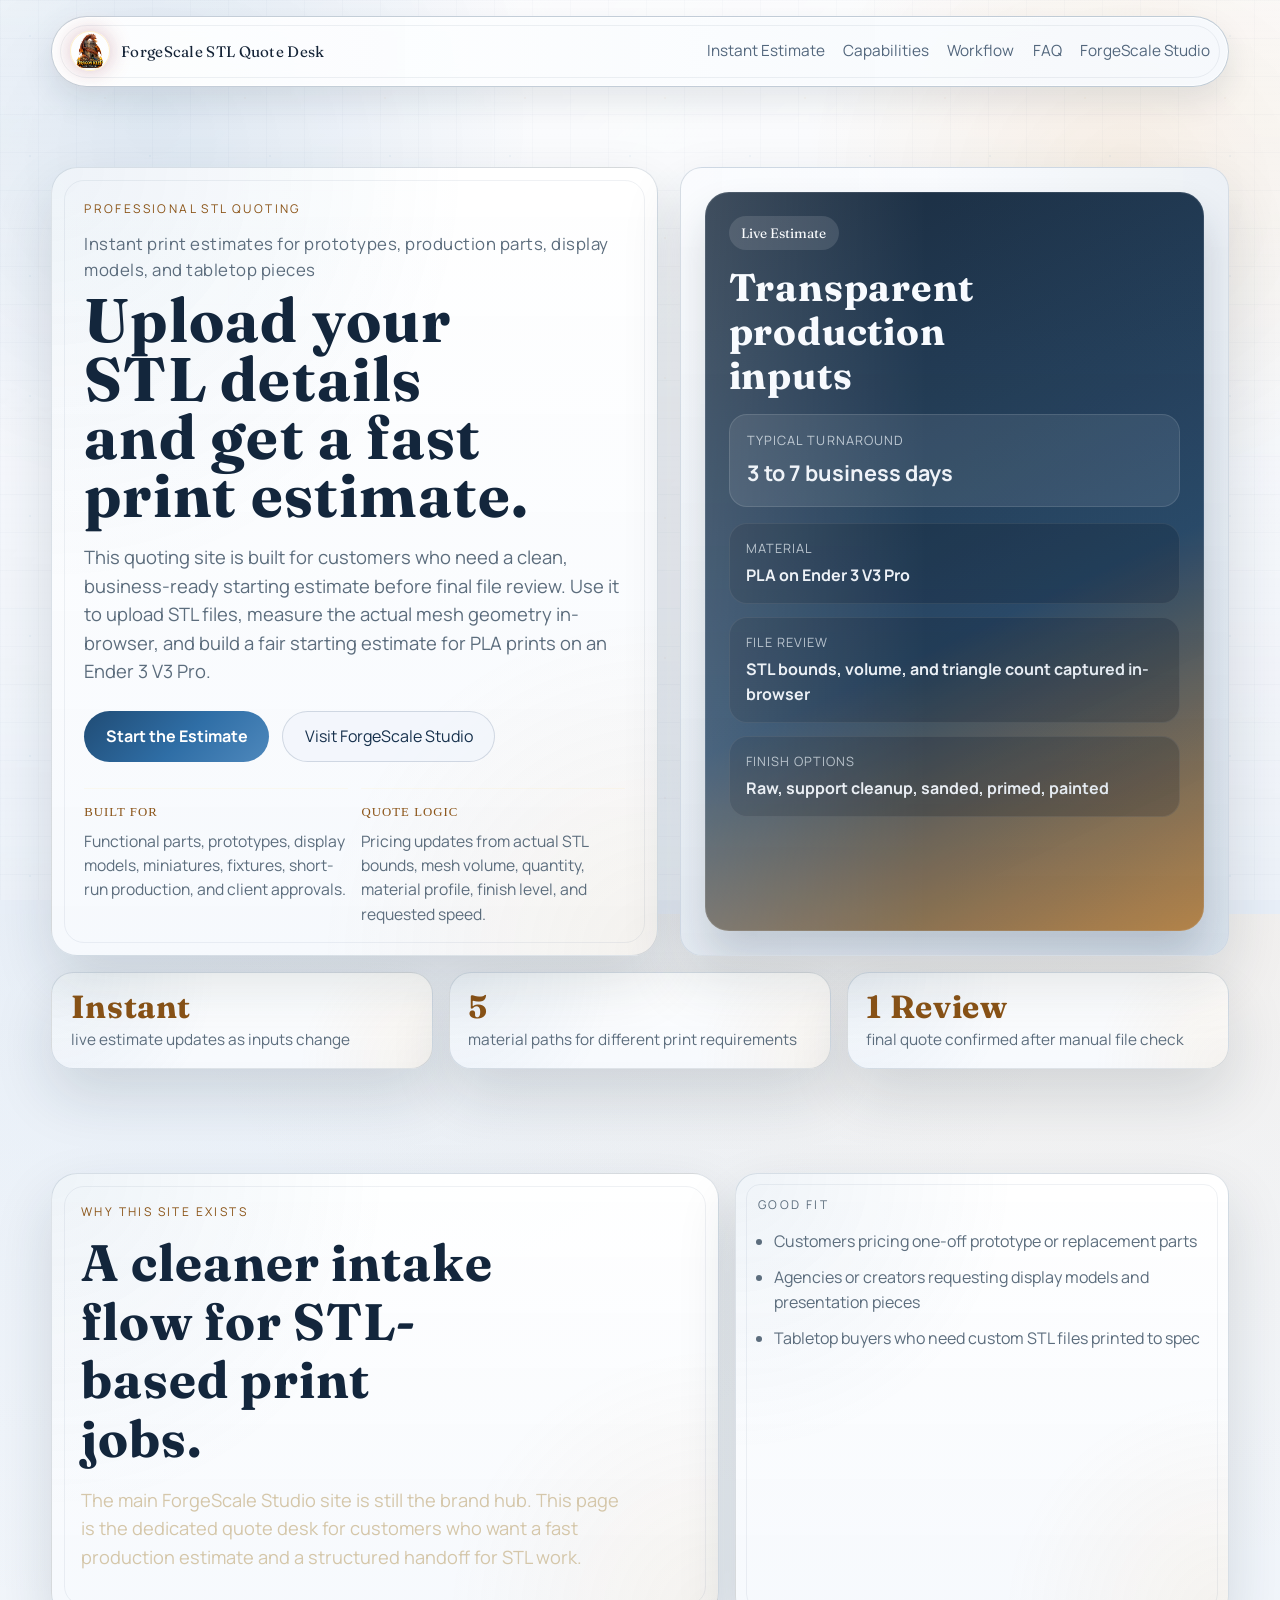
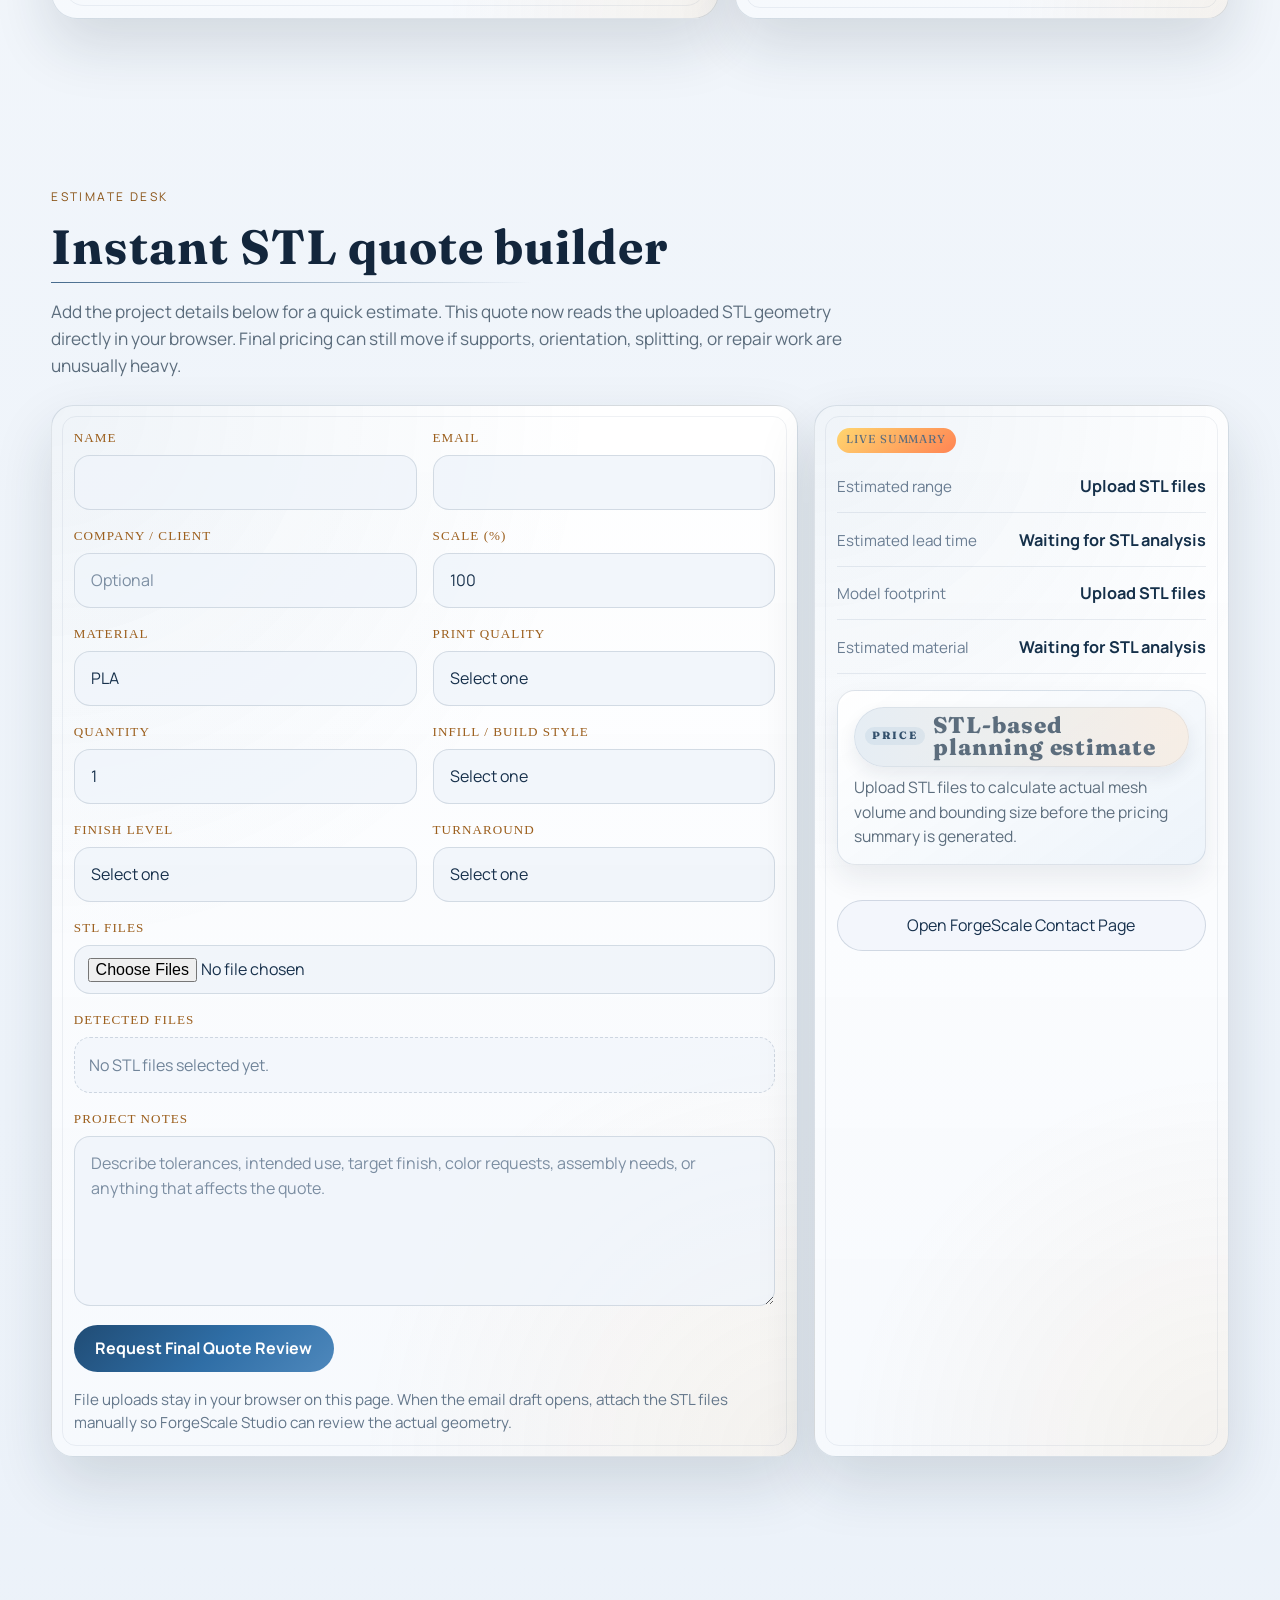
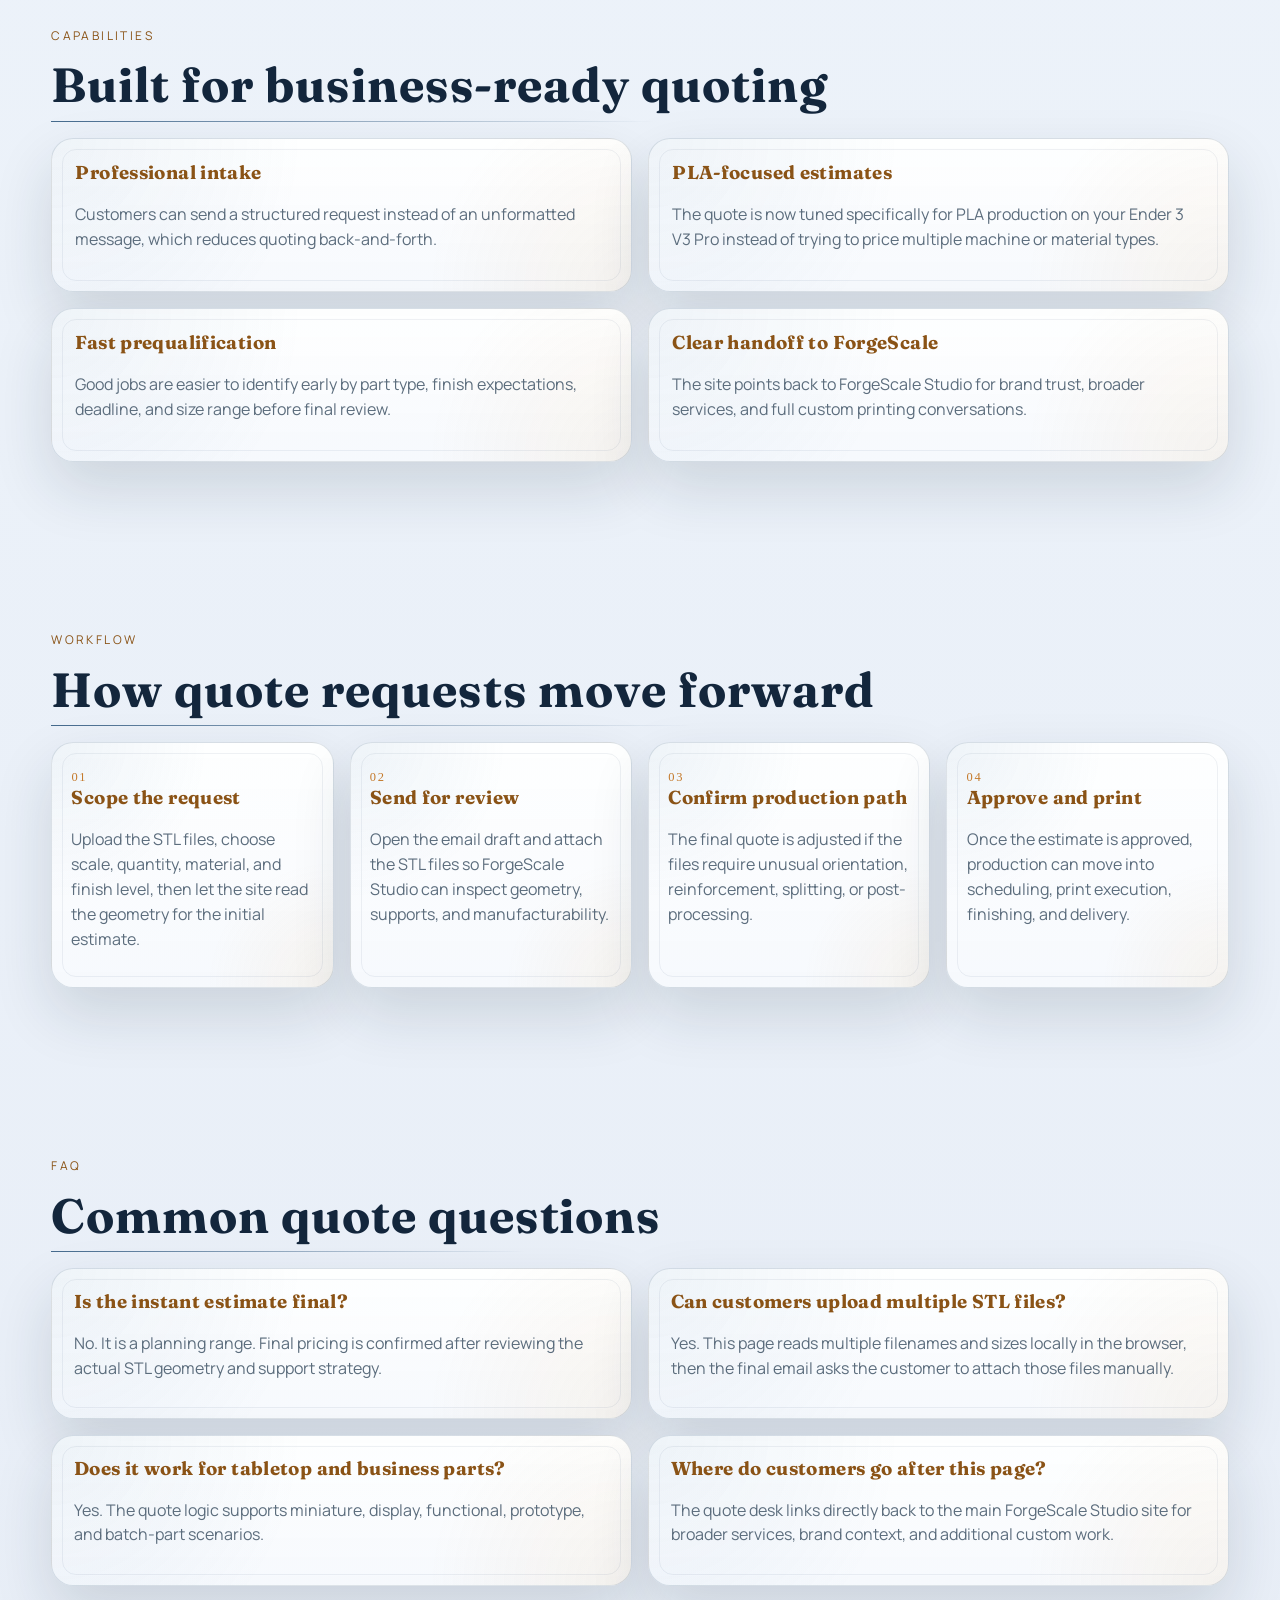
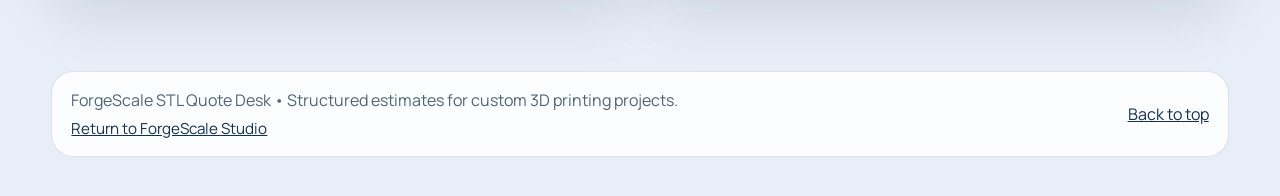
<file: stl-quote.html>
<!DOCTYPE html>
<html lang="en">
<head>
  <meta charset="UTF-8" />
  <meta name="viewport" content="width=device-width, initial-scale=1.0" />
  <title>ForgeScale STL Quote Desk | Instant 3D Print Estimates</title>
  <meta
    name="description"
    content="Professional STL print quoting for ForgeScale Studio with instant estimates, material options, production timelines, and final review requests."
  />
  <link rel="preconnect" href="https://fonts.googleapis.com" />
  <link rel="preconnect" href="https://fonts.gstatic.com" crossorigin />
  <link href="https://fonts.googleapis.com/css2?family=Fraunces:opsz,wght@9..144,600;9..144,700&family=Manrope:wght@400;500;600;700;800&display=swap" rel="stylesheet" />
  <link rel="stylesheet" href="styles.css" />
</head>
<body class="quote-page">
  <div class="bg-grid" aria-hidden="true"></div>
  <header class="site-header" id="top">
    <a class="brand" href="stl-quote.html">
      <img class="brand-logo" src="Logo.png" alt="ForgeScale Studio logo" />
      <span class="brand-text">ForgeScale STL Quote Desk</span>
    </a>
    <button class="menu-toggle" aria-expanded="false" aria-controls="main-nav">Menu</button>
    <nav id="main-nav" class="main-nav" aria-label="Primary">
      <a href="#estimate">Instant Estimate</a>
      <a href="#capabilities">Capabilities</a>
      <a href="#workflow">Workflow</a>
      <a href="#faq">FAQ</a>
      <a href="index.html">ForgeScale Studio</a>
    </nav>
  </header>

  <main>
    <section class="hero section reveal">
      <div class="hero-layout">
        <div class="hero-copy-block">
          <p class="eyebrow">Professional STL quoting</p>
          <p class="hero-kicker">Instant print estimates for prototypes, production parts, display models, and tabletop pieces</p>
          <h1>Upload your STL details and get a fast print estimate.</h1>
          <p class="hero-copy">
            This quoting site is built for customers who need a clean, business-ready starting estimate before final file review.
            Use it to upload STL files, measure the actual mesh geometry in-browser, and build a fair starting estimate for PLA prints on an Ender 3 V3 Pro.
          </p>
          <div class="hero-actions">
            <a class="btn btn-primary" href="#estimate">Start the Estimate</a>
            <a class="btn btn-ghost" href="index.html">Visit ForgeScale Studio</a>
          </div>
          <div class="hero-ledger">
            <div>
              <span>Built For</span>
              <p>Functional parts, prototypes, display models, miniatures, fixtures, short-run production, and client approvals.</p>
            </div>
            <div>
              <span>Quote Logic</span>
              <p>Pricing updates from actual STL bounds, mesh volume, quantity, material profile, finish level, and requested speed.</p>
            </div>
          </div>
        </div>
        <aside class="hero-photo quote-dashboard" aria-label="Quote dashboard preview">
          <div class="quote-dashboard-screen">
            <p class="quote-pill">Live Estimate</p>
            <h2>Transparent production inputs</h2>
            <div class="quote-estimate-card">
              <span>Typical turnaround</span>
              <strong>3 to 7 business days</strong>
            </div>
            <ul class="quote-dashboard-list">
              <li>
              <span>Material</span>
              <strong>PLA on Ender 3 V3 Pro</strong>
              </li>
              <li>
                <span>File review</span>
                <strong>STL bounds, volume, and triangle count captured in-browser</strong>
              </li>
              <li>
                <span>Finish options</span>
                <strong>Raw, support cleanup, sanded, primed, painted</strong>
              </li>
            </ul>
          </div>
        </aside>
      </div>
      <div class="hero-metrics" role="list" aria-label="Quote desk highlights">
        <article role="listitem">
          <h2>Instant</h2>
          <p>live estimate updates as inputs change</p>
        </article>
        <article role="listitem">
          <h2>5</h2>
          <p>material paths for different print requirements</p>
        </article>
        <article role="listitem">
          <h2>1 Review</h2>
          <p>final quote confirmed after manual file check</p>
        </article>
      </div>
    </section>

    <section class="featured-strip section reveal" aria-label="Service positioning">
      <article class="featured-card">
        <p class="eyebrow">Why this site exists</p>
        <h2>A cleaner intake flow for STL-based print jobs.</h2>
        <p>
          The main ForgeScale Studio site is still the brand hub. This page is the dedicated quote desk for customers who want a fast production estimate and a structured handoff for STL work.
        </p>
      </article>
      <article class="signal-card">
        <p class="eyebrow">Good fit</p>
        <ul class="contact-list">
          <li>Customers pricing one-off prototype or replacement parts</li>
          <li>Agencies or creators requesting display models and presentation pieces</li>
          <li>Tabletop buyers who need custom STL files printed to spec</li>
        </ul>
      </article>
    </section>

    <section id="estimate" class="section reveal">
      <div class="section-head">
        <p class="eyebrow">Estimate Desk</p>
        <h2>Instant STL quote builder</h2>
        <p class="section-intro">
          Add the project details below for a quick estimate. This quote now reads the uploaded STL geometry directly in your browser. Final pricing can still move if supports, orientation, splitting, or repair work are unusually heavy.
        </p>
      </div>
      <div class="quote-layout">
        <form class="commission-form" data-quote-form data-recipient="christoffersent@gmail.com">
          <div class="form-grid">
            <label class="form-field">
              <span>Name</span>
              <input type="text" name="name" data-label="Name" autocomplete="name" required />
            </label>
            <label class="form-field">
              <span>Email</span>
              <input type="email" name="email" data-label="Email" autocomplete="email" required />
            </label>
            <label class="form-field">
              <span>Company / Client</span>
              <input type="text" name="company" data-label="Company / Client" autocomplete="organization" placeholder="Optional" />
            </label>
            <label class="form-field">
              <span>Scale (%)</span>
              <input type="number" name="scalePercent" data-label="Scale (%)" min="25" max="400" value="100" required />
            </label>
            <label class="form-field">
              <span>Material</span>
              <select name="material" data-label="Material" required>
                <option value="pla" selected>PLA</option>
              </select>
            </label>
            <label class="form-field">
              <span>Print Quality</span>
              <select name="quality" data-label="Print Quality" required>
                <option value="">Select one</option>
                <option value="draft">Draft</option>
                <option value="standard">Standard</option>
                <option value="fine">Fine detail</option>
                <option value="presentation">Presentation finish</option>
              </select>
            </label>
            <label class="form-field">
              <span>Quantity</span>
              <input type="number" name="quantity" data-label="Quantity" min="1" max="250" value="1" required />
            </label>
            <label class="form-field">
              <span>Infill / Build Style</span>
              <select name="buildStyle" data-label="Infill / Build Style" required>
                <option value="">Select one</option>
                <option value="basic">Basic everyday print</option>
                <option value="balanced">Balanced strength</option>
                <option value="strong">Higher strength</option>
                <option value="solid">Nearly solid</option>
              </select>
            </label>
            <label class="form-field">
              <span>Finish Level</span>
              <select name="finish" data-label="Finish Level" required>
                <option value="">Select one</option>
                <option value="raw">Raw print only</option>
                <option value="cleanup">Support removal + cleanup</option>
                <option value="sanded">Sanded / surface prep</option>
                <option value="primed">Primed for paint</option>
                <option value="painted">Painted display finish</option>
              </select>
            </label>
            <label class="form-field">
              <span>Turnaround</span>
              <select name="turnaround" data-label="Turnaround" required>
                <option value="">Select one</option>
                <option value="standard">Standard schedule</option>
                <option value="priority">Priority queue</option>
                <option value="rush">Rush production</option>
              </select>
            </label>
            <label class="form-field full">
              <span>STL Files</span>
              <input type="file" name="files" id="quote-files" accept=".stl" multiple required />
            </label>
            <div class="form-field full">
              <span>Detected Files</span>
              <div class="file-chip-list" id="file-chip-list">
                <p class="empty-files">No STL files selected yet.</p>
              </div>
            </div>
            <label class="form-field full">
              <span>Project Notes</span>
              <textarea
                name="notes"
                data-label="Project Notes"
                placeholder="Describe tolerances, intended use, target finish, color requests, assembly needs, or anything that affects the quote."
                required
              ></textarea>
            </label>
          </div>
          <div class="form-actions">
            <button class="btn btn-primary" type="submit">Request Final Quote Review</button>
            <p class="form-status" aria-live="polite"></p>
          </div>
          <p class="quote-disclaimer">
            File uploads stay in your browser on this page. When the email draft opens, attach the STL files manually so ForgeScale Studio can review the actual geometry.
          </p>
        </form>

        <aside class="signal-card quote-summary-card">
          <p class="contact-tag">Live summary</p>
          <div class="quote-summary-stack">
            <div class="quote-summary-row">
              <span>Estimated range</span>
              <strong id="quote-price-range">$42 - $56</strong>
            </div>
            <div class="quote-summary-row">
              <span>Estimated lead time</span>
              <strong id="quote-lead-time">3 to 5 business days</strong>
            </div>
            <div class="quote-summary-row">
              <span>Model footprint</span>
              <strong id="quote-model-metrics">Upload STL files</strong>
            </div>
            <div class="quote-summary-row">
              <span>Estimated material</span>
              <strong id="quote-material-usage">Waiting for STL analysis</strong>
            </div>
          </div>
          <div class="product-pricing quote-summary-note">
            <p class="price-tag" id="quote-material-note">STL-based planning estimate</p>
            <p id="quote-breakdown">
              Upload STL files to calculate actual mesh volume and bounding size before the pricing summary is generated.
            </p>
          </div>
          <a class="btn btn-ghost" href="index.html#contact">Open ForgeScale Contact Page</a>
        </aside>
      </div>
    </section>

    <section id="capabilities" class="section reveal">
      <div class="section-head">
        <p class="eyebrow">Capabilities</p>
        <h2>Built for business-ready quoting</h2>
      </div>
      <div class="cards-grid capability-grid">
        <article class="service-card">
          <h3>Professional intake</h3>
          <p>Customers can send a structured request instead of an unformatted message, which reduces quoting back-and-forth.</p>
        </article>
        <article class="service-card">
          <h3>PLA-focused estimates</h3>
          <p>The quote is now tuned specifically for PLA production on your Ender 3 V3 Pro instead of trying to price multiple machine or material types.</p>
        </article>
        <article class="service-card">
          <h3>Fast prequalification</h3>
          <p>Good jobs are easier to identify early by part type, finish expectations, deadline, and size range before final review.</p>
        </article>
        <article class="service-card">
          <h3>Clear handoff to ForgeScale</h3>
          <p>The site points back to ForgeScale Studio for brand trust, broader services, and full custom printing conversations.</p>
        </article>
      </div>
    </section>

    <section id="workflow" class="section reveal">
      <div class="section-head">
        <p class="eyebrow">Workflow</p>
        <h2>How quote requests move forward</h2>
      </div>
      <div class="timeline">
        <article>
          <span>01</span>
          <h3>Scope the request</h3>
          <p>Upload the STL files, choose scale, quantity, material, and finish level, then let the site read the geometry for the initial estimate.</p>
        </article>
        <article>
          <span>02</span>
          <h3>Send for review</h3>
          <p>Open the email draft and attach the STL files so ForgeScale Studio can inspect geometry, supports, and manufacturability.</p>
        </article>
        <article>
          <span>03</span>
          <h3>Confirm production path</h3>
          <p>The final quote is adjusted if the files require unusual orientation, reinforcement, splitting, or post-processing.</p>
        </article>
        <article>
          <span>04</span>
          <h3>Approve and print</h3>
          <p>Once the estimate is approved, production can move into scheduling, print execution, finishing, and delivery.</p>
        </article>
      </div>
    </section>

    <section id="faq" class="section reveal">
      <div class="section-head">
        <p class="eyebrow">FAQ</p>
        <h2>Common quote questions</h2>
      </div>
      <div class="cards-grid faq-grid">
        <article class="faq-card">
          <h3>Is the instant estimate final?</h3>
          <p>No. It is a planning range. Final pricing is confirmed after reviewing the actual STL geometry and support strategy.</p>
        </article>
        <article class="faq-card">
          <h3>Can customers upload multiple STL files?</h3>
          <p>Yes. This page reads multiple filenames and sizes locally in the browser, then the final email asks the customer to attach those files manually.</p>
        </article>
        <article class="faq-card">
          <h3>Does it work for tabletop and business parts?</h3>
          <p>Yes. The quote logic supports miniature, display, functional, prototype, and batch-part scenarios.</p>
        </article>
        <article class="faq-card">
          <h3>Where do customers go after this page?</h3>
          <p>The quote desk links directly back to the main ForgeScale Studio site for broader services, brand context, and additional custom work.</p>
        </article>
      </div>
    </section>
  </main>

  <footer class="site-footer">
    <div>
      <p>ForgeScale STL Quote Desk • Structured estimates for custom 3D printing projects.</p>
      <p class="site-credit"><a href="index.html">Return to ForgeScale Studio</a></p>
    </div>
    <a href="#top">Back to top</a>
  </footer>

  <script src="script.js"></script>
</body>
</html>
</file>
<file: styles.css>
:root {
  --bg-night: #090713;
  --bg-char: #120f24;
  --ink: #f7f0df;
  --ink-muted: #d8c7a7;
  --gold: #ffb84d;
  --gold-soft: #ffe29b;
  --ember: #ff6a3d;
  --line: #6f4a7f;
  --panel: #17122d;
  --panel-soft: #22153b;
  --radius: 22px;
  --shadow: 0 26px 60px rgba(0, 0, 0, 0.55);
  --shadow-soft: 0 16px 32px rgba(0, 0, 0, 0.34);
}

* {
  box-sizing: border-box;
}

html,
body {
  margin: 0;
  padding: 0;
}

body {
  font-family: "Cormorant Garamond", serif;
  color: var(--ink);
  line-height: 1.55;
  background:
    radial-gradient(circle at 10% 8%, rgba(255, 106, 61, 0.28), transparent 34%),
    radial-gradient(circle at 84% 2%, rgba(63, 132, 255, 0.24), transparent 34%),
    radial-gradient(circle at 55% 115%, rgba(175, 88, 255, 0.18), transparent 30%),
    linear-gradient(160deg, #080610 0%, #120a22 45%, #090713 100%);
  background-attachment: fixed;
  position: relative;
}

body::before {
  content: "";
  position: fixed;
  inset: 0;
  pointer-events: none;
  z-index: -2;
  background:
    radial-gradient(circle at 50% 18%, rgba(255, 184, 77, 0.08), transparent 26%),
    linear-gradient(180deg, rgba(255, 255, 255, 0.015), transparent 25%, transparent 72%, rgba(255, 255, 255, 0.015));
}

body::after {
  content: "";
  position: fixed;
  inset: 0;
  pointer-events: none;
  z-index: -3;
  background:
    linear-gradient(180deg, rgba(7, 5, 13, 0.55), rgba(7, 5, 13, 0.78)),
    linear-gradient(120deg, rgba(255, 106, 61, 0.1), transparent 35%, rgba(63, 132, 255, 0.08)),
    url("Playing40k.png") center center / cover no-repeat;
  filter: saturate(1.15) contrast(1.05) blur(2px);
  transform: scale(1.03);
}

.home-page::after {
  background:
    linear-gradient(180deg, rgba(7, 5, 13, 0.55), rgba(7, 5, 13, 0.78)),
    linear-gradient(120deg, rgba(255, 106, 61, 0.1), transparent 35%, rgba(63, 132, 255, 0.08));
}

.commission-page {
  --line: #8b6384;
}

.prints-page {
  --line: #6b5f82;
}

.quote-page {
  --bg-night: #f3f6fb;
  --bg-char: #dbe5f2;
  --ink: #152437;
  --ink-muted: #53677d;
  --gold: #c47a2c;
  --gold-soft: #9c5f1d;
  --ember: #d68632;
  --line: rgba(53, 83, 115, 0.28);
  --panel: #ffffff;
  --panel-soft: #edf3fb;
  --shadow: 0 26px 60px rgba(20, 39, 60, 0.14);
  --shadow-soft: 0 14px 30px rgba(20, 39, 60, 0.1);
}

.commission-page::after {
  background:
    linear-gradient(180deg, rgba(10, 8, 18, 0.5), rgba(10, 8, 18, 0.82)),
    radial-gradient(circle at 22% 18%, rgba(214, 154, 196, 0.2), transparent 28%),
    radial-gradient(circle at 78% 22%, rgba(255, 184, 77, 0.12), transparent 26%),
    url("intricate-origins-logo.jpg") center center / min(540px, 72vw) no-repeat;
  filter: saturate(0.92) contrast(1.02) blur(1px);
}

.prints-page::after {
  background:
    linear-gradient(180deg, rgba(8, 6, 18, 0.56), rgba(8, 6, 18, 0.84)),
    radial-gradient(circle at 22% 18%, rgba(255, 184, 77, 0.14), transparent 26%),
    radial-gradient(circle at 82% 24%, rgba(63, 132, 255, 0.18), transparent 30%);
  filter: saturate(1.02) contrast(1.03) blur(2px);
}

.quote-page::before {
  background:
    radial-gradient(circle at 12% 12%, rgba(45, 108, 171, 0.14), transparent 28%),
    radial-gradient(circle at 88% 18%, rgba(215, 145, 58, 0.12), transparent 24%),
    linear-gradient(180deg, rgba(255, 255, 255, 0.72), rgba(255, 255, 255, 0.22));
}

.quote-page::after {
  background:
    linear-gradient(180deg, rgba(243, 246, 251, 0.86), rgba(231, 238, 248, 0.94)),
    radial-gradient(circle at 16% 14%, rgba(46, 94, 150, 0.14), transparent 28%),
    radial-gradient(circle at 84% 20%, rgba(205, 139, 54, 0.12), transparent 22%),
    linear-gradient(135deg, rgba(255, 255, 255, 0.55), rgba(225, 233, 245, 0.22));
  filter: none;
}

.page-bg-video {
  position: fixed;
  inset: 0;
  width: 100%;
  height: 100%;
  object-fit: cover;
  pointer-events: none;
  z-index: -4;
  filter: saturate(1.02) contrast(1.03) brightness(0.58);
  transform: scale(1.03);
}

.bg-grid {
  position: fixed;
  inset: 0;
  pointer-events: none;
  z-index: -1;
  opacity: 0.45;
  background-image:
    linear-gradient(rgba(255, 226, 155, 0.04) 1px, transparent 1px),
    linear-gradient(90deg, rgba(255, 226, 155, 0.04) 1px, transparent 1px),
    radial-gradient(circle at 25% 30%, rgba(63, 132, 255, 0.14) 1px, transparent 1px),
    radial-gradient(circle at 75% 70%, rgba(255, 106, 61, 0.12) 1px, transparent 1px);
  background-size: 38px 38px, 38px 38px, 120px 120px, 140px 140px;
  mask-image: radial-gradient(circle at center, black 50%, transparent 95%);
}

.quote-page .bg-grid {
  opacity: 0.36;
  background-image:
    linear-gradient(rgba(42, 78, 115, 0.06) 1px, transparent 1px),
    linear-gradient(90deg, rgba(42, 78, 115, 0.06) 1px, transparent 1px),
    radial-gradient(circle at 25% 30%, rgba(42, 112, 168, 0.12) 1px, transparent 1px),
    radial-gradient(circle at 75% 70%, rgba(196, 122, 44, 0.1) 1px, transparent 1px);
  mask-image: none;
}

h1,
h2,
h3 {
  font-family: "Cinzel", serif;
  margin-top: 0;
  line-height: 1.14;
  letter-spacing: 0.02em;
}

a {
  color: inherit;
}

.quote-page {
  font-family: "Manrope", sans-serif;
  background:
    radial-gradient(circle at 8% 10%, rgba(59, 119, 184, 0.1), transparent 24%),
    radial-gradient(circle at 88% 9%, rgba(212, 144, 65, 0.12), transparent 24%),
    linear-gradient(180deg, #f7f9fc 0%, #edf3fa 54%, #e8eef7 100%);
}

.quote-page h1,
.quote-page h2,
.quote-page h3,
.quote-page .brand-text,
.quote-page .contact-tag,
.quote-page .quote-pill,
.quote-page .price-tag {
  font-family: "Fraunces", serif;
}

.quote-page .brand-text {
  font-size: 0.95rem;
  letter-spacing: 0.02em;
}

.site-header,
.hero-copy-block,
.hero-photo,
.hero-logo-panel,
.featured-card,
.service-card,
.finish-card,
.stream-frame,
.stream-panel,
.gallery-item,
.timeline article,
.contact-card,
.hero-metrics article,
.commission-form,
.level-card,
.fit-card,
.faq-card,
.signal-card {
  --spot-x: 50%;
  --spot-y: 50%;
}

.site-header {
  width: min(1180px, 92vw);
  margin: 1rem auto 0;
  padding: 0.9rem 1.1rem;
  display: flex;
  align-items: center;
  justify-content: space-between;
  border: 1px solid var(--line);
  border-radius: 999px;
  position: sticky;
  top: 0.9rem;
  z-index: 30;
  backdrop-filter: blur(9px);
  background:
    linear-gradient(90deg, rgba(17, 12, 36, 0.92), rgba(24, 17, 46, 0.9));
  box-shadow: 0 0 0 1px rgba(255, 184, 77, 0.11) inset;
}

.quote-page .site-header {
  background:
    linear-gradient(90deg, rgba(255, 255, 255, 0.92), rgba(245, 249, 253, 0.9));
  box-shadow:
    0 14px 32px rgba(22, 40, 63, 0.1),
    0 0 0 1px rgba(255, 255, 255, 0.68) inset;
}

.quote-page .site-header::before {
  border-color: rgba(51, 79, 108, 0.08);
}

.site-header::before {
  content: "";
  position: absolute;
  inset: 8px;
  border-radius: 999px;
  border: 1px solid rgba(255, 226, 155, 0.08);
  pointer-events: none;
}

.brand {
  text-decoration: none;
  display: flex;
  align-items: center;
  gap: 0.7rem;
}

.brand-logo {
  width: 40px;
  height: 40px;
  border-radius: 50%;
  object-fit: cover;
  border: 1px solid rgba(255, 226, 155, 0.5);
  box-shadow: 0 0 22px rgba(255, 106, 61, 0.3), 0 0 18px rgba(63, 132, 255, 0.18);
}

.brand-text {
  font-family: "Uncial Antiqua", serif;
  font-size: 0.98rem;
  letter-spacing: 0.04em;
}

.main-nav {
  display: flex;
  gap: 1.15rem;
}

.main-nav a {
  position: relative;
  text-decoration: none;
  font-size: 0.96rem;
  color: var(--ink-muted);
  transition: color 180ms ease, transform 180ms ease;
}

.quote-page .main-nav a {
  color: var(--ink-muted);
}

.quote-page .main-nav a:hover,
.quote-page .main-nav a:focus-visible {
  color: #17314d;
}

.main-nav a::after {
  content: "";
  position: absolute;
  left: 0;
  right: 0;
  bottom: -0.32rem;
  height: 1px;
  transform: scaleX(0.2);
  transform-origin: center;
  opacity: 0;
  background: linear-gradient(90deg, transparent, var(--gold-soft), transparent);
  transition: transform 220ms ease, opacity 220ms ease;
}

.main-nav a:hover,
.main-nav a:focus-visible {
  color: var(--gold-soft);
  transform: translateY(-1px);
}

.main-nav a:hover::after,
.main-nav a:focus-visible::after {
  transform: scaleX(1);
  opacity: 1;
}

.menu-toggle {
  display: none;
}

.floating-shop-cta {
  position: fixed;
  top: 6.35rem;
  right: 1.5rem;
  z-index: 28;
  display: inline-flex;
  flex-direction: column;
  align-items: flex-start;
  gap: 0.1rem;
  min-width: 10.5rem;
  padding: 0.85rem 1.1rem 0.92rem;
  border-radius: 20px;
  color: #1a1007;
  text-decoration: none;
  overflow: hidden;
  isolation: isolate;
  background: linear-gradient(145deg, rgba(255, 212, 125, 0.96), rgba(255, 122, 69, 0.98) 52%, rgba(255, 95, 119, 0.98));
  box-shadow:
    0 18px 38px rgba(255, 106, 61, 0.28),
    0 10px 30px rgba(255, 184, 77, 0.18),
    0 0 0 1px rgba(255, 248, 234, 0.45) inset;
  animation: shopCtaFloat 4.4s ease-in-out infinite, shopCtaPulse 1.85s ease-in-out infinite;
}

.floating-shop-cta::before {
  content: "";
  position: absolute;
  inset: -40%;
  z-index: -2;
  background: conic-gradient(from 120deg, rgba(255, 255, 255, 0.12), rgba(255, 248, 234, 0.7), rgba(255, 255, 255, 0.08));
  filter: blur(14px);
  animation: shopCtaSpin 8s linear infinite;
}

.floating-shop-cta::after {
  content: "";
  position: absolute;
  inset: 1px;
  z-index: -1;
  border-radius: 19px;
  background:
    linear-gradient(135deg, rgba(255, 248, 234, 0.18), transparent 42%),
    linear-gradient(145deg, rgba(255, 207, 112, 0.96), rgba(255, 118, 71, 0.98) 55%, rgba(255, 94, 116, 0.98));
}

.floating-shop-cta:hover,
.floating-shop-cta:focus-visible {
  transform: translateY(-4px) scale(1.02);
  filter: brightness(1.04);
}

.floating-shop-label {
  font-size: 0.67rem;
  letter-spacing: 0.22em;
  text-transform: uppercase;
  color: rgba(31, 19, 9, 0.74);
}

.floating-shop-cta strong {
  font-family: "Cinzel", serif;
  font-size: 1.02rem;
  letter-spacing: 0.08em;
  text-transform: uppercase;
}

.section {
  width: min(1180px, 92vw);
  margin: 0 auto;
  padding: 5.3rem 0;
}

.hero {
  padding-top: 5rem;
}

.hero-layout {
  display: grid;
  grid-template-columns: 1.05fr 0.95fr;
  gap: 1.35rem;
  align-items: stretch;
}

.hero-copy-block {
  position: relative;
  padding: 2rem 2rem 1.8rem;
  border-radius: calc(var(--radius) + 4px);
  border: 1px solid rgba(255, 226, 155, 0.22);
  background:
    radial-gradient(circle at top left, rgba(255, 184, 77, 0.18), transparent 36%),
    radial-gradient(circle at bottom right, rgba(63, 132, 255, 0.12), transparent 34%),
    linear-gradient(160deg, rgba(24, 16, 46, 0.97), rgba(11, 8, 21, 0.99));
  box-shadow: var(--shadow);
  transition: transform 280ms ease, box-shadow 280ms ease, border-color 280ms ease;
}

.quote-page .hero-copy-block,
.quote-page .featured-card,
.quote-page .service-card,
.quote-page .finish-card,
.quote-page .contact-card,
.quote-page .stream-panel,
.quote-page .timeline article,
.quote-page .commission-form,
.quote-page .level-card,
.quote-page .fit-card,
.quote-page .faq-card,
.quote-page .signal-card,
.quote-page .hero-logo-panel,
.quote-page .hero-metrics article,
.quote-page .stream-frame {
  border-color: rgba(52, 81, 114, 0.16);
  background:
    radial-gradient(circle at top left, rgba(52, 111, 170, 0.08), transparent 42%),
    radial-gradient(circle at bottom right, rgba(212, 145, 61, 0.08), transparent 34%),
    linear-gradient(180deg, rgba(255, 255, 255, 0.95), rgba(246, 249, 253, 0.98));
  box-shadow: var(--shadow);
}

.hero-copy-block::before {
  content: "";
  position: absolute;
  inset: 12px;
  border-radius: calc(var(--radius) - 2px);
  border: 1px solid rgba(255, 226, 155, 0.08);
  pointer-events: none;
}

.quote-page .hero-copy-block::before,
.quote-page .featured-card::before,
.quote-page .service-card::before,
.quote-page .finish-card::before,
.quote-page .timeline article::before,
.quote-page .contact-card::before,
.quote-page .commission-form::before,
.quote-page .level-card::before,
.quote-page .fit-card::before,
.quote-page .faq-card::before,
.quote-page .signal-card::before,
.quote-page .hero-logo-panel::before {
  border-color: rgba(52, 81, 114, 0.08);
}

.hero-copy-block::after,
.featured-card::after,
.service-card::after,
.finish-card::after,
.stream-frame::after,
.stream-panel::after,
.hero-logo-panel::after,
.gallery-item::before,
.timeline article::after,
.contact-card::after,
.hero-metrics article::after,
.commission-form::after,
.level-card::after,
.fit-card::after,
.faq-card::after,
.signal-card::after {
  content: "";
  position: absolute;
  inset: 0;
  pointer-events: none;
  border-radius: inherit;
  opacity: 0;
  background:
    radial-gradient(circle at var(--spot-x) var(--spot-y), rgba(255, 184, 77, 0.18), transparent 24%),
    linear-gradient(120deg, transparent 0%, rgba(255, 255, 255, 0.09) 45%, transparent 62%);
  transition: opacity 260ms ease;
}

.quote-page .hero-copy-block::after,
.quote-page .featured-card::after,
.quote-page .service-card::after,
.quote-page .finish-card::after,
.quote-page .stream-frame::after,
.quote-page .stream-panel::after,
.quote-page .hero-logo-panel::after,
.quote-page .gallery-item::before,
.quote-page .timeline article::after,
.quote-page .contact-card::after,
.quote-page .hero-metrics article::after,
.quote-page .commission-form::after,
.quote-page .level-card::after,
.quote-page .fit-card::after,
.quote-page .faq-card::after,
.quote-page .signal-card::after {
  background:
    radial-gradient(circle at var(--spot-x) var(--spot-y), rgba(52, 111, 170, 0.12), transparent 24%),
    linear-gradient(120deg, transparent 0%, rgba(255, 255, 255, 0.3) 45%, transparent 62%);
}

.eyebrow {
  margin: 0 0 0.8rem;
  font-size: 0.75rem;
  text-transform: uppercase;
  letter-spacing: 0.2em;
  color: var(--gold);
}

.hero-kicker {
  margin: 0 0 0.5rem;
  color: #dfc79b;
  font-size: 1.05rem;
  letter-spacing: 0.03em;
}

.quote-page .hero-kicker,
.quote-page .hero-copy,
.quote-page .section-intro,
.quote-page .service-card p,
.quote-page .service-card li,
.quote-page .finish-card li,
.quote-page .timeline p,
.quote-page .stream-panel p,
.quote-page .stream-panel li,
.quote-page .contact p,
.quote-page .note,
.quote-page .level-card p,
.quote-page .fit-card p,
.quote-page .faq-card p,
.quote-page .signal-card p,
.quote-page .level-card li,
.quote-page .signal-card li,
.quote-page .hero-ledger p,
.quote-page .hero-metrics p,
.quote-page .viewer-meta,
.quote-page .pricing-note,
.quote-page .product-pricing p + p {
  color: #5c6d7d;
}

.quote-page h1,
.quote-page .featured-card h2,
.quote-page .section-head h2 {
  color: #13263c;
}

.quote-page .eyebrow,
.quote-page .hero-ledger span,
.quote-page .hero-metrics h2,
.quote-page .service-card h3,
.quote-page .finish-card h3,
.quote-page .timeline h3,
.quote-page .stream-panel h3,
.quote-page .contact h2,
.quote-page .level-card h3,
.quote-page .fit-card h3,
.quote-page .faq-card h3,
.quote-page .signal-card h3 {
  color: #8a5316;
}

.quote-page .section-head h2::after {
  background: linear-gradient(90deg, rgba(32, 76, 117, 0.82), transparent);
}

h1 {
  font-size: clamp(2.15rem, 4.8vw, 4.5rem);
  max-width: 11ch;
  margin-bottom: 0.8rem;
  line-height: 0.95;
}

.hero-copy {
  max-width: 52ch;
  font-size: 1.15rem;
  color: #e3d5bd;
}

.hero-photo {
  margin: 0;
  border-radius: var(--radius);
  border: 1px solid rgba(255, 226, 155, 0.28);
  overflow: hidden;
  position: relative;
  box-shadow: var(--shadow);
  animation: artifactFloat 8s ease-in-out infinite;
  min-height: 100%;
  transition: transform 320ms ease, box-shadow 320ms ease, border-color 320ms ease;
}

.quote-page .hero-photo {
  border-color: rgba(52, 81, 114, 0.18);
  animation: none;
}

.hero-photo::after {
  content: "";
  position: absolute;
  inset: 0;
  pointer-events: none;
  background:
    linear-gradient(180deg, transparent 28%, rgba(0, 0, 0, 0.5)),
    linear-gradient(90deg, rgba(11, 8, 21, 0.1), transparent 45%, rgba(63, 132, 255, 0.12));
}

.hero-photo img {
  width: 100%;
  display: block;
  aspect-ratio: 4 / 4.2;
  object-fit: cover;
  transition: transform 520ms ease, filter 520ms ease;
}

.hero-photo figcaption {
  position: absolute;
  left: 1rem;
  right: 1rem;
  bottom: 1rem;
  margin: 0;
  z-index: 1;
  color: #f2e6ca;
  font-size: 1rem;
  letter-spacing: 0.04em;
  text-transform: uppercase;
}

.quote-dashboard {
  padding: 1.5rem;
  display: flex;
  align-items: stretch;
  min-height: 100%;
  background:
    linear-gradient(180deg, rgba(249, 251, 254, 0.96), rgba(239, 245, 252, 0.98));
}

.quote-dashboard::after {
  background:
    linear-gradient(180deg, transparent 18%, rgba(23, 49, 77, 0.06)),
    linear-gradient(90deg, rgba(255, 255, 255, 0.18), transparent 45%, rgba(32, 76, 117, 0.06));
}

.quote-dashboard-screen {
  width: 100%;
  padding: 1.5rem;
  border-radius: 24px;
  background:
    linear-gradient(155deg, rgba(17, 35, 55, 0.96), rgba(30, 63, 95, 0.94) 58%, rgba(193, 128, 51, 0.9));
  color: #f2f6fb;
  display: flex;
  flex-direction: column;
  gap: 1rem;
  box-shadow:
    inset 0 0 0 1px rgba(255, 255, 255, 0.1),
    0 26px 42px rgba(19, 40, 63, 0.2);
}

.quote-dashboard-screen h2 {
  margin-bottom: 0;
  color: #f8fbff;
  font-size: clamp(1.8rem, 3vw, 2.6rem);
  max-width: 10ch;
}

.quote-pill {
  margin: 0;
  display: inline-flex;
  align-self: flex-start;
  padding: 0.42rem 0.78rem;
  border-radius: 999px;
  background: rgba(255, 255, 255, 0.12);
  color: #f9fbfd;
  font-size: 0.85rem;
}

.quote-estimate-card {
  padding: 1rem 1.1rem;
  border-radius: 18px;
  background: rgba(255, 255, 255, 0.09);
  border: 1px solid rgba(255, 255, 255, 0.12);
}

.quote-estimate-card span,
.quote-dashboard-list span {
  display: block;
  font-size: 0.8rem;
  text-transform: uppercase;
  letter-spacing: 0.08em;
  color: rgba(240, 246, 252, 0.72);
}

.quote-estimate-card strong {
  display: block;
  margin-top: 0.35rem;
  font-size: 1.35rem;
}

.quote-dashboard-list {
  list-style: none;
  margin: 0;
  padding: 0;
  display: grid;
  gap: 0.8rem;
}

.quote-dashboard-list li {
  padding: 0.95rem 1rem;
  border-radius: 18px;
  background: rgba(9, 20, 33, 0.22);
  border: 1px solid rgba(255, 255, 255, 0.08);
}

.quote-dashboard-list strong {
  display: block;
  margin-top: 0.28rem;
  font-size: 1rem;
}

.hero-actions {
  display: flex;
  gap: 0.8rem;
  flex-wrap: wrap;
  margin: 1.6rem 0 1.6rem;
}

.btn {
  display: inline-flex;
  align-items: center;
  justify-content: center;
  border: 0;
  cursor: pointer;
  text-decoration: none;
  border-radius: 999px;
  padding: 0.76rem 1.35rem;
  transition: transform 180ms ease, box-shadow 180ms ease, background 180ms ease, filter 180ms ease;
  font-family: inherit;
  font-size: 1rem;
  position: relative;
  overflow: hidden;
}

.btn:hover,
.btn:focus-visible {
  transform: translateY(-2px);
}

.btn-primary {
  color: #180f07;
  font-weight: 700;
  background: linear-gradient(140deg, #ffb84d, #ff7a45 48%, #ff5f77 100%);
  box-shadow: 0 0 0 0 rgba(255, 184, 77, 0.26);
}

.quote-page .btn-primary {
  color: #fff;
  background: linear-gradient(135deg, #204c75, #2f6ea6 54%, #4e88bc 100%);
}

.btn::after {
  content: "";
  position: absolute;
  inset: -20%;
  transform: translateX(-130%) skewX(-18deg);
  background: linear-gradient(90deg, transparent, rgba(255, 255, 255, 0.35), transparent);
  transition: transform 420ms ease;
}

.btn-primary:hover,
.btn-primary:focus-visible {
  box-shadow: 0 0 0 7px rgba(255, 184, 77, 0.2);
  filter: brightness(1.04);
}

.quote-page .btn-primary:hover,
.quote-page .btn-primary:focus-visible {
  box-shadow: 0 0 0 7px rgba(47, 110, 166, 0.16);
}

.btn:hover::after,
.btn:focus-visible::after {
  transform: translateX(130%) skewX(-18deg);
}

.btn-ghost {
  border: 1px solid rgba(255, 226, 155, 0.25);
  color: var(--ink);
  background: rgba(255, 255, 255, 0.02);
}

.quote-page .btn-ghost {
  border-color: rgba(52, 81, 114, 0.18);
  background: rgba(240, 245, 251, 0.74);
  color: #17314d;
}

.hero-ledger {
  display: grid;
  grid-template-columns: repeat(2, minmax(0, 1fr));
  gap: 0.85rem;
}

.hero-ledger div {
  padding-top: 0.9rem;
  border-top: 1px solid rgba(255, 226, 155, 0.14);
}

.hero-ledger span {
  display: block;
  color: var(--gold-soft);
  font-family: "Cinzel", serif;
  font-size: 0.8rem;
  letter-spacing: 0.08em;
  text-transform: uppercase;
  margin-bottom: 0.35rem;
}

.hero-ledger p {
  margin: 0;
  color: #cebea1;
  font-size: 0.98rem;
}

.hero-metrics {
  display: grid;
  grid-template-columns: repeat(3, minmax(0, 1fr));
  gap: 1rem;
  margin-top: 1rem;
}

.hero-metrics article {
  background:
    linear-gradient(180deg, rgba(255, 255, 255, 0.05), transparent),
    linear-gradient(140deg, rgba(23, 18, 30, 0.95), rgba(30, 24, 34, 0.95));
  border: 1px solid rgba(255, 226, 155, 0.25);
  border-radius: var(--radius);
  padding: 1rem 1.15rem;
  box-shadow: var(--shadow);
}

.hero-metrics h2 {
  margin-bottom: 0.2rem;
  color: var(--gold-soft);
  font-size: 2rem;
}

.hero-metrics p {
  margin: 0;
  color: #cfc2a4;
  font-size: 0.96rem;
}

.section-head h2 {
  position: relative;
  display: inline-block;
  font-size: clamp(1.7rem, 4vw, 3rem);
  margin-bottom: 1rem;
  padding-bottom: 0.55rem;
}

.section-head h2::after {
  content: "";
  position: absolute;
  left: 0;
  bottom: 0;
  width: 78%;
  height: 1px;
  background: linear-gradient(90deg, rgba(255, 184, 77, 0.95), transparent);
}

.cards-grid {
  display: grid;
  grid-template-columns: repeat(2, minmax(0, 1fr));
  gap: 1rem;
}

.catalog-layout {
  display: grid;
  grid-template-columns: 1.08fr 0.92fr;
  gap: 1rem;
  align-items: start;
}

.catalog-layout-full {
  grid-template-columns: 1fr;
}

.section-intro {
  max-width: 50rem;
  margin: 0 0 1.6rem;
  color: #cfbfa0;
  font-size: 1.08rem;
}

.featured-strip {
  display: grid;
  grid-template-columns: 1.15fr 0.85fr;
  gap: 1rem;
  padding-top: 1.2rem;
}

.featured-card {
  position: relative;
  overflow: hidden;
  min-height: 280px;
  padding: 1.8rem;
  border-radius: calc(var(--radius) + 4px);
  border: 1px solid rgba(255, 226, 155, 0.22);
  background:
    radial-gradient(circle at top left, rgba(255, 106, 61, 0.16), transparent 42%),
    radial-gradient(circle at bottom right, rgba(63, 132, 255, 0.13), transparent 36%),
    linear-gradient(160deg, rgba(24, 16, 46, 0.98), rgba(12, 9, 22, 0.97));
  box-shadow: var(--shadow);
  transition: transform 300ms ease, box-shadow 300ms ease, border-color 300ms ease;
}

.featured-card::before {
  content: "";
  position: absolute;
  inset: 12px;
  border: 1px solid rgba(255, 226, 155, 0.08);
  border-radius: calc(var(--radius) - 2px);
  pointer-events: none;
}

.featured-card h2 {
  font-size: clamp(1.9rem, 4vw, 3.4rem);
  max-width: 12ch;
  margin-bottom: 0.8rem;
}

.featured-card p:not(.eyebrow) {
  max-width: 34rem;
  color: #d5c7aa;
  font-size: 1.14rem;
}

.media-card {
  padding: 0;
}

.media-card img {
  width: 100%;
  height: 100%;
  display: block;
  object-fit: cover;
  transition: transform 600ms ease, filter 600ms ease;
}

.service-card,
.finish-card,
.contact-card,
.stream-panel,
.timeline article,
.commission-form,
.level-card,
.fit-card,
.faq-card,
.signal-card,
.hero-logo-panel {
  position: relative;
  border-radius: var(--radius);
  border: 1px solid rgba(255, 226, 155, 0.24);
  background:
    radial-gradient(circle at top left, rgba(255, 184, 77, 0.12), transparent 50%),
    radial-gradient(circle at bottom right, rgba(63, 132, 255, 0.1), transparent 34%),
    linear-gradient(170deg, rgba(27, 18, 49, 0.95), rgba(16, 11, 29, 0.96));
  box-shadow: var(--shadow);
  transition: transform 280ms ease, box-shadow 280ms ease, border-color 280ms ease;
}

.service-card::before,
.finish-card::before,
.timeline article::before,
.contact-card::before,
.commission-form::before,
.level-card::before,
.fit-card::before,
.faq-card::before,
.signal-card::before,
.hero-logo-panel::before {
  content: "";
  position: absolute;
  inset: 10px;
  border: 1px solid rgba(255, 226, 155, 0.1);
  border-radius: calc(var(--radius) - 8px);
  pointer-events: none;
}

.service-card {
  padding: 1.45rem;
  min-height: 100%;
}

.service-card h3,
.finish-card h3,
.timeline h3,
.stream-panel h3,
.contact h2 {
  color: var(--gold-soft);
}

.service-card p,
.service-card li,
.finish-card li,
.timeline p,
.stream-panel p,
.stream-panel li,
.contact p,
.note {
  color: #d2c5a8;
}

.service-card ul,
.finish-card ul {
  margin: 0.9rem 0 0;
  padding-left: 1rem;
}

.finish-grid {
  display: grid;
  grid-template-columns: repeat(2, minmax(0, 1fr));
  gap: 1rem;
}

.finish-card {
  padding: 1.35rem;
}

.finish-card.featured {
  border-color: rgba(255, 184, 77, 0.68);
  box-shadow: 0 0 42px rgba(255, 106, 61, 0.24), 0 0 32px rgba(63, 132, 255, 0.12), var(--shadow);
}

.badge {
  position: absolute;
  top: 0.95rem;
  right: 0.95rem;
  margin: 0;
  font-size: 0.68rem;
  letter-spacing: 0.08em;
  text-transform: uppercase;
  font-weight: 700;
  color: #1a1209;
  padding: 0.22rem 0.5rem;
  border-radius: 999px;
  background: linear-gradient(140deg, #ffcf68, #ff8a52);
}

.price {
  color: #f0e3c7;
  font-weight: 600;
}

.stream-layout {
  display: grid;
  grid-template-columns: 1.95fr 1fr;
  gap: 1rem;
}

.shop-grid {
  display: grid;
  grid-template-columns: repeat(2, minmax(0, 1fr));
  gap: 1rem;
}

.shop-grid-wide {
  grid-template-columns: repeat(3, minmax(0, 1fr));
}

.shop-preview {
  padding-top: 1rem;
}

.shop-preview-head {
  position: relative;
}

.shop-preview-marquee {
  width: fit-content;
  max-width: min(100%, 44rem);
  margin: 0.2rem 0 1rem;
  padding: 0.5rem 0;
  overflow: hidden;
  border-radius: 999px;
  border: 1px solid rgba(255, 226, 155, 0.18);
  background: linear-gradient(90deg, rgba(255, 255, 255, 0.05), rgba(255, 184, 77, 0.08), rgba(255, 255, 255, 0.04));
  box-shadow: 0 0 0 1px rgba(255, 184, 77, 0.08) inset;
}

.shop-preview-marquee-track {
  display: flex;
  gap: 1.4rem;
  width: max-content;
  padding-right: 1.4rem;
  animation: shopMarquee 18s linear infinite;
}

.shop-preview-marquee span {
  display: inline-flex;
  align-items: center;
  gap: 1.4rem;
  white-space: nowrap;
  font-family: "Cinzel", serif;
  font-size: 0.77rem;
  letter-spacing: 0.14em;
  text-transform: uppercase;
  color: var(--gold-soft);
}

.shop-preview-marquee span::after {
  content: "";
  width: 0.45rem;
  height: 0.45rem;
  border-radius: 50%;
  background: linear-gradient(135deg, rgba(255, 226, 155, 0.98), rgba(255, 106, 61, 0.92));
  box-shadow: 0 0 16px rgba(255, 184, 77, 0.45);
}

.shop-preview-title {
  margin-bottom: 1rem;
}

.shop-preview-title span {
  display: block;
}

.shop-preview-title span:first-child {
  color: var(--gold-soft);
  text-shadow: 0 0 22px rgba(255, 184, 77, 0.15);
  animation: shopTitleDrift 5.6s ease-in-out infinite;
}

.shop-preview-title span:last-child {
  background: linear-gradient(90deg, #fff9ec 0%, #ffe29b 24%, #ffb84d 52%, #fff9ec 78%, #ffe6bd 100%);
  background-size: 220% auto;
  -webkit-background-clip: text;
  background-clip: text;
  color: transparent;
  text-shadow: none;
  filter: drop-shadow(0 0 18px rgba(255, 184, 77, 0.18));
  animation: shopTitleGlow 6.6s linear infinite, shopTitleDrift 4.9s ease-in-out infinite reverse;
}

.shop-preview-grid {
  display: grid;
  grid-template-columns: 0.95fr 1.05fr;
  gap: 1rem;
}

.shop-preview-cta {
  display: flex;
  flex-direction: column;
  justify-content: center;
  min-height: 100%;
}

.viewer-card {
  padding: 1.3rem;
}

.catalog-header {
  display: flex;
  justify-content: space-between;
  gap: 1rem;
  align-items: end;
  margin-bottom: 1rem;
}

.viewer-meta {
  max-width: 20rem;
  margin: 0;
  text-align: right;
  color: #d2c5a8;
}

.stl-viewer {
  min-height: 460px;
  border-radius: 18px;
  border: 1px solid rgba(255, 226, 155, 0.22);
  background:
    radial-gradient(circle at top, rgba(255, 184, 77, 0.08), transparent 36%),
    linear-gradient(180deg, rgba(8, 6, 18, 0.96), rgba(18, 12, 35, 0.98));
  overflow: hidden;
}

.stl-viewer canvas {
  width: 100%;
  height: 100%;
  display: block;
}

.stl-toolbar {
  display: flex;
  flex-wrap: wrap;
  gap: 0.6rem;
  margin-top: 1rem;
}

.stl-chip {
  border: 1px solid rgba(255, 226, 155, 0.24);
  background: rgba(255, 255, 255, 0.02);
  color: var(--ink);
  border-radius: 999px;
  padding: 0.55rem 0.9rem;
  font: inherit;
  cursor: pointer;
  transition: border-color 180ms ease, background 180ms ease, transform 180ms ease;
}

.stl-chip:hover,
.stl-chip:focus-visible,
.stl-chip.active {
  border-color: rgba(255, 184, 77, 0.58);
  background: rgba(255, 184, 77, 0.12);
  transform: translateY(-1px);
}

.product-card {
  display: flex;
  flex-direction: column;
}

.product-media {
  min-height: 170px;
  margin: -0.1rem -0.1rem 1rem;
  border-radius: 18px;
  border: 1px solid rgba(255, 226, 155, 0.18);
  display: flex;
  align-items: end;
  padding: 1rem;
  overflow: hidden;
  position: relative;
}

.product-media::after {
  content: "";
  position: absolute;
  inset: 0;
  background: linear-gradient(180deg, transparent 20%, rgba(0, 0, 0, 0.52));
}

.product-media img {
  position: absolute;
  inset: 0;
  width: 100%;
  height: 100%;
  object-fit: cover;
  display: block;
}

.product-media span {
  position: relative;
  z-index: 1;
  font-family: "Cinzel", serif;
  color: #f4ead2;
  font-size: 1.1rem;
}

.product-media-dragon {
  background:
    radial-gradient(circle at 70% 20%, rgba(255, 184, 77, 0.22), transparent 34%),
    linear-gradient(160deg, rgba(17, 12, 36, 0.84), rgba(9, 7, 17, 0.92)),
    url("PlayingD&D.png") center center / cover no-repeat;
}

.product-media-castle {
  background:
    radial-gradient(circle at 18% 12%, rgba(63, 132, 255, 0.18), transparent 32%),
    linear-gradient(160deg, rgba(17, 12, 36, 0.84), rgba(9, 7, 17, 0.92)),
    url("Playing40k.png") center center / cover no-repeat;
}

.product-media-paint {
  background:
    radial-gradient(circle at 18% 15%, rgba(255, 184, 77, 0.24), transparent 30%),
    radial-gradient(circle at 82% 18%, rgba(200, 139, 196, 0.26), transparent 30%),
    linear-gradient(155deg, rgba(43, 23, 63, 0.95), rgba(13, 10, 22, 0.96));
}

.product-media-holder {
  background:
    linear-gradient(140deg, rgba(255, 184, 77, 0.16), transparent 45%),
    linear-gradient(215deg, rgba(63, 132, 255, 0.15), transparent 40%),
    linear-gradient(160deg, rgba(20, 14, 38, 0.96), rgba(10, 7, 19, 0.98));
}

.product-actions {
  display: flex;
  flex-wrap: wrap;
  gap: 0.65rem;
  margin-top: auto;
  padding-top: 1rem;
}

.product-actions .btn {
  flex: 1 1 220px;
  justify-content: center;
}

.product-pricing {
  margin: 1rem 0 0.35rem;
  padding: 1rem 1rem 0.95rem;
  border-radius: 18px;
  border: 1px solid rgba(255, 226, 155, 0.22);
  background:
    linear-gradient(145deg, rgba(255, 226, 155, 0.08), rgba(255, 184, 77, 0.04) 46%, rgba(255, 255, 255, 0.02)),
    rgba(28, 19, 46, 0.92);
  box-shadow:
    0 10px 22px rgba(0, 0, 0, 0.16),
    0 0 0 1px rgba(255, 226, 155, 0.05) inset;
}

.product-pricing p {
  margin: 0;
}

.product-pricing p + p {
  margin-top: 0.55rem;
  color: #f0dfbc;
  font-size: 0.98rem;
}

.price-tag {
  display: inline-flex;
  align-items: center;
  gap: 0.55rem;
  padding: 0.42rem 0.7rem 0.48rem;
  border-radius: 999px;
  font-family: "Cinzel", serif;
  color: #fff2d2;
  font-size: 1.42rem;
  font-weight: 800;
  letter-spacing: 0.04em;
  line-height: 1;
  background:
    linear-gradient(90deg, rgba(255, 226, 155, 0.22), rgba(255, 184, 77, 0.14) 58%, rgba(255, 122, 69, 0.12)),
    rgba(255, 255, 255, 0.04);
  box-shadow:
    0 8px 18px rgba(0, 0, 0, 0.14),
    0 0 0 1px rgba(255, 226, 155, 0.18) inset;
}

.price-tag::before {
  content: "Price";
  display: inline-block;
  padding: 0.22rem 0.45rem 0.26rem;
  border-radius: 999px;
  font-size: 0.66rem;
  letter-spacing: 0.16em;
  text-transform: uppercase;
  color: rgba(255, 239, 207, 0.92);
  background: rgba(255, 226, 155, 0.14);
}

.pricing-note {
  max-width: 52rem;
  margin: 0.6rem 0 0;
  color: #d0c1a1;
  font-size: 1rem;
}

.stream-frame {
  position: relative;
  border-radius: var(--radius);
  overflow: hidden;
  border: 1px solid rgba(255, 226, 155, 0.24);
  box-shadow: var(--shadow);
  background: linear-gradient(160deg, rgba(19, 13, 35, 0.96), rgba(10, 7, 19, 0.98));
  transition: transform 300ms ease, box-shadow 300ms ease, border-color 300ms ease;
}

.stream-frame iframe {
  width: 100%;
  display: block;
  aspect-ratio: 16 / 9;
  border: 0;
}

.stream-panel {
  padding: 1.25rem;
}

.stream-panel video {
  width: 100%;
  border-radius: 12px;
  border: 1px solid rgba(255, 226, 155, 0.25);
  margin: 0.2rem 0 1rem;
}

.stream-panel ol {
  margin: 0;
  padding-left: 1rem;
}

.stream-panel a {
  color: var(--gold-soft);
}

.gallery-grid {
  display: grid;
  grid-template-columns: repeat(3, minmax(0, 1fr));
  gap: 1rem;
}

.gallery-item {
  margin: 0;
  min-height: 220px;
  overflow: hidden;
  border-radius: var(--radius);
  border: 1px solid rgba(255, 226, 155, 0.25);
  box-shadow: var(--shadow);
  position: relative;
  transition: transform 300ms ease, box-shadow 300ms ease, border-color 300ms ease;
}

.gallery-item::after {
  content: "";
  position: absolute;
  inset: 0;
  pointer-events: none;
  background: linear-gradient(180deg, transparent 45%, rgba(0, 0, 0, 0.4));
}

.gallery-item.wide {
  grid-column: span 2;
}

.gallery-item img {
  width: 100%;
  height: 100%;
  object-fit: cover;
  display: block;
  transition: transform 380ms ease;
}

.gallery-item figcaption {
  position: absolute;
  left: 1rem;
  right: 1rem;
  bottom: 0.9rem;
  z-index: 1;
  color: #f1e5ca;
  font-size: 1rem;
  letter-spacing: 0.04em;
  text-transform: uppercase;
}

.gallery-item:hover img,
.gallery-item:focus-within img {
  transform: scale(1.08);
  filter: saturate(1.1) contrast(1.03);
}

.timeline {
  display: grid;
  grid-template-columns: repeat(4, minmax(0, 1fr));
  gap: 1rem;
}

.timeline article {
  padding: 1.2rem;
}

.timeline span {
  font-family: "Uncial Antiqua", serif;
  font-size: 0.78rem;
  letter-spacing: 0.14em;
  color: var(--gold);
}

.contact {
  display: grid;
  grid-template-columns: 1.2fr 1fr;
  gap: 1rem;
  align-items: stretch;
}

.contact-card {
  padding: 1.3rem;
  display: flex;
  flex-direction: column;
  gap: 0.52rem;
}

.hero-copy-block:hover,
.hero-copy-block:focus-within,
.featured-card:hover,
.featured-card:focus-within,
.service-card:hover,
.service-card:focus-within,
.finish-card:hover,
.finish-card:focus-within,
.stream-frame:hover,
.stream-frame:focus-within,
.stream-panel:hover,
.stream-panel:focus-within,
.gallery-item:hover,
.gallery-item:focus-within,
.timeline article:hover,
.timeline article:focus-within,
.contact-card:hover,
.contact-card:focus-within,
.commission-form:hover,
.commission-form:focus-within,
.level-card:hover,
.level-card:focus-within,
.fit-card:hover,
.fit-card:focus-within,
.faq-card:hover,
.faq-card:focus-within,
.signal-card:hover,
.signal-card:focus-within,
.hero-logo-panel:hover,
.hero-logo-panel:focus-within,
.hero-metrics article:hover,
.hero-metrics article:focus-within {
  transform: translateY(-6px);
  border-color: rgba(255, 184, 77, 0.46);
  box-shadow: 0 32px 70px rgba(0, 0, 0, 0.58), 0 0 28px rgba(255, 106, 61, 0.1), 0 0 22px rgba(63, 132, 255, 0.08);
}

.hero-copy-block:hover::after,
.hero-copy-block:focus-within::after,
.featured-card:hover::after,
.featured-card:focus-within::after,
.service-card:hover::after,
.service-card:focus-within::after,
.finish-card:hover::after,
.finish-card:focus-within::after,
.stream-frame:hover::after,
.stream-frame:focus-within::after,
.stream-panel:hover::after,
.stream-panel:focus-within::after,
.gallery-item:hover::before,
.gallery-item:focus-within::before,
.timeline article:hover::after,
.timeline article:focus-within::after,
.contact-card:hover::after,
.contact-card:focus-within::after,
.commission-form:hover::after,
.commission-form:focus-within::after,
.level-card:hover::after,
.level-card:focus-within::after,
.fit-card:hover::after,
.fit-card:focus-within::after,
.faq-card:hover::after,
.faq-card:focus-within::after,
.signal-card:hover::after,
.signal-card:focus-within::after,
.hero-logo-panel:hover::after,
.hero-logo-panel:focus-within::after,
.hero-metrics article:hover::after,
.hero-metrics article:focus-within::after {
  opacity: 1;
}

.hero-photo:hover,
.hero-photo:focus-within {
  transform: translateY(-8px) rotate(-0.4deg);
  border-color: rgba(255, 184, 77, 0.48);
  box-shadow: 0 32px 80px rgba(0, 0, 0, 0.62), 0 0 36px rgba(255, 106, 61, 0.12), 0 0 30px rgba(63, 132, 255, 0.12);
}

.hero-photo:hover img,
.hero-photo:focus-within img,
.media-card:hover img,
.media-card:focus-within img {
  transform: scale(1.06);
  filter: saturate(1.08) contrast(1.04);
}

.contact-tag {
  display: inline-flex;
  align-self: flex-start;
  margin: 0 0 0.35rem;
  padding: 0.22rem 0.6rem;
  border-radius: 999px;
  color: #1a1209;
  background: linear-gradient(140deg, #ffd66f, #ff8453);
  font-family: "Cinzel", serif;
  font-size: 0.72rem;
  letter-spacing: 0.08em;
  text-transform: uppercase;
}

.contact-card p {
  margin: 0;
}

.hero-logo-panel {
  margin: 0;
  padding: 1.5rem;
  min-height: 100%;
  display: flex;
  flex-direction: column;
  justify-content: center;
  gap: 1rem;
  text-align: center;
}

.artist-mark {
  padding: 1rem;
  border-radius: calc(var(--radius) - 2px);
  border: 1px solid rgba(255, 226, 155, 0.2);
  background: rgba(250, 239, 248, 0.96);
  box-shadow: inset 0 0 0 1px rgba(113, 72, 115, 0.08);
}

.artist-mark img {
  width: 100%;
  display: block;
  border-radius: 18px;
  aspect-ratio: 1 / 1;
  object-fit: cover;
}

.hero-logo-panel figcaption {
  margin: 0;
  color: #dccfb7;
  text-transform: uppercase;
  letter-spacing: 0.08em;
  font-size: 0.86rem;
}

.level-card,
.fit-card,
.faq-card,
.signal-card,
.commission-form {
  padding: 1.35rem;
}

.level-card h3,
.fit-card h3,
.faq-card h3,
.signal-card h3 {
  color: var(--gold-soft);
}

.level-card p,
.fit-card p,
.faq-card p,
.signal-card p,
.level-card li,
.signal-card li {
  color: #d2c5a8;
}

.level-card ul,
.signal-card ul {
  margin: 0.9rem 0 0;
  padding-left: 1rem;
}

.quote-layout {
  display: grid;
  grid-template-columns: 1.35fr 0.75fr;
  gap: 1rem;
  grid-column: span 2;
}

.commission-form {
  align-self: stretch;
}

.form-grid {
  display: grid;
  grid-template-columns: repeat(2, minmax(0, 1fr));
  gap: 1rem;
}

.form-field {
  display: flex;
  flex-direction: column;
  gap: 0.42rem;
}

.form-field.full {
  grid-column: 1 / -1;
}

.form-field span {
  font-family: "Cinzel", serif;
  font-size: 0.82rem;
  letter-spacing: 0.08em;
  text-transform: uppercase;
  color: var(--gold-soft);
}

.form-field input,
.form-field select,
.form-field textarea {
  width: 100%;
  border: 1px solid rgba(255, 226, 155, 0.2);
  border-radius: 16px;
  padding: 0.88rem 1rem;
  font: inherit;
  color: var(--ink);
  background: rgba(11, 8, 21, 0.7);
  transition: border-color 180ms ease, box-shadow 180ms ease, background 180ms ease;
}

.quote-page .form-field input,
.quote-page .form-field select,
.quote-page .form-field textarea {
  color: #18314c;
  background: rgba(240, 245, 251, 0.82);
  border-color: rgba(52, 81, 114, 0.16);
}

.form-field select {
  appearance: none;
}

.form-field textarea {
  min-height: 170px;
  resize: vertical;
}

.quote-page .form-field input[type="file"] {
  padding: 0.7rem 0.8rem;
  cursor: pointer;
}

.form-field input::placeholder,
.form-field textarea::placeholder {
  color: #9e8fae;
}

.quote-page .form-field input::placeholder,
.quote-page .form-field textarea::placeholder {
  color: #7c8ea2;
}

.form-field input:focus,
.form-field select:focus,
.form-field textarea:focus {
  outline: none;
  border-color: rgba(255, 184, 77, 0.66);
  box-shadow: 0 0 0 4px rgba(255, 184, 77, 0.12);
  background: rgba(16, 12, 28, 0.9);
}

.quote-page .form-field input:focus,
.quote-page .form-field select:focus,
.quote-page .form-field textarea:focus {
  border-color: rgba(47, 110, 166, 0.56);
  box-shadow: 0 0 0 4px rgba(47, 110, 166, 0.12);
  background: rgba(255, 255, 255, 0.98);
}

.form-actions {
  display: flex;
  align-items: center;
  gap: 0.85rem;
  flex-wrap: wrap;
  margin-top: 1.2rem;
}

.form-status {
  margin: 0;
  min-height: 1.3rem;
  color: var(--gold-soft);
}

.quote-page .form-status {
  color: #204c75;
}

.file-chip-list {
  display: flex;
  flex-wrap: wrap;
  gap: 0.55rem;
  min-height: 3rem;
  padding: 0.9rem;
  border-radius: 16px;
  border: 1px dashed rgba(52, 81, 114, 0.2);
  background: rgba(240, 245, 251, 0.58);
}

.file-chip {
  display: inline-flex;
  align-items: center;
  gap: 0.45rem;
  padding: 0.55rem 0.75rem;
  border-radius: 999px;
  background: rgba(23, 49, 77, 0.08);
  color: #17314d;
  font-size: 0.94rem;
}

.file-chip strong {
  font-size: 0.8rem;
  color: #6a7f94;
}

.empty-files {
  margin: 0;
  color: #71859a;
}

.quote-disclaimer {
  margin: 1rem 0 0;
  color: #64778b;
  font-size: 0.95rem;
}

.quote-summary-card {
  display: flex;
  flex-direction: column;
  gap: 1rem;
}

.quote-summary-stack {
  display: grid;
  gap: 0.9rem;
}

.quote-summary-row {
  display: flex;
  justify-content: space-between;
  gap: 1rem;
  align-items: baseline;
  padding-bottom: 0.8rem;
  border-bottom: 1px solid rgba(52, 81, 114, 0.1);
}

.quote-summary-row span {
  color: #6a7d92;
  font-size: 0.95rem;
}

.quote-summary-row strong {
  color: #15304a;
  font-size: 1.02rem;
  text-align: right;
}

.quote-summary-note {
  margin: 0;
}

.quote-page .product-pricing {
  border-color: rgba(52, 81, 114, 0.14);
  background:
    linear-gradient(145deg, rgba(255, 255, 255, 0.88), rgba(236, 243, 250, 0.94)),
    rgba(255, 255, 255, 0.88);
  box-shadow: 0 14px 28px rgba(20, 39, 60, 0.08);
}

.quote-page .price-tag {
  color: #16304a;
  background:
    linear-gradient(90deg, rgba(47, 110, 166, 0.12), rgba(196, 122, 44, 0.12)),
    rgba(255, 255, 255, 0.82);
  box-shadow:
    0 8px 18px rgba(20, 39, 60, 0.08),
    0 0 0 1px rgba(52, 81, 114, 0.08) inset;
}

.quote-page .price-tag::before {
  color: #33506c;
  background: rgba(47, 110, 166, 0.08);
}

.contact-list {
  margin: 0;
  padding-left: 1rem;
  display: grid;
  gap: 0.72rem;
}

.signal-card .btn {
  margin-top: 1.2rem;
}

.capability-grid {
  align-items: stretch;
}

.small-note {
  max-width: 42rem;
}

.contact-card a[href^="mailto"] {
  color: var(--gold-soft);
}

.site-footer {
  width: min(1180px, 92vw);
  margin: 0 auto 2.4rem;
  padding: 1rem 1.2rem;
  border-radius: var(--radius);
  border: 1px solid rgba(255, 226, 155, 0.22);
  background: rgba(18, 12, 35, 0.9);
  display: flex;
  justify-content: space-between;
  align-items: center;
  color: #d2c6ab;
}

.quote-page .site-footer {
  background: rgba(255, 255, 255, 0.84);
  border-color: rgba(52, 81, 114, 0.16);
  color: #506478;
}

.site-footer p {
  margin: 0;
}

.site-credit {
  margin-top: 0.28rem !important;
  font-size: 0.95rem;
  color: #bcae90;
}

.site-footer a {
  color: var(--gold-soft);
}

.quote-page .site-footer a {
  color: #17314d;
}

.reveal {
  opacity: 0;
  transform: translateY(16px);
  transition: opacity 540ms ease, transform 540ms ease;
}

.reveal.visible {
  opacity: 1;
  transform: translateY(0);
}

@keyframes artifactFloat {
  0%,
  100% {
    transform: translateY(0);
  }

  50% {
    transform: translateY(-8px);
  }
}

@keyframes shopCtaFloat {
  0%,
  100% {
    transform: translateY(0);
  }

  50% {
    transform: translateY(-6px);
  }
}

@keyframes shopCtaPulse {
  0%,
  100% {
    box-shadow:
      0 18px 38px rgba(255, 106, 61, 0.28),
      0 10px 30px rgba(255, 184, 77, 0.18),
      0 0 0 1px rgba(255, 248, 234, 0.45) inset;
  }

  50% {
    box-shadow:
      0 22px 48px rgba(255, 106, 61, 0.38),
      0 0 0 10px rgba(255, 184, 77, 0.12),
      0 0 0 1px rgba(255, 248, 234, 0.62) inset;
  }
}

@keyframes shopCtaSpin {
  from {
    transform: rotate(0deg);
  }

  to {
    transform: rotate(360deg);
  }
}

@keyframes shopMarquee {
  from {
    transform: translateX(0);
  }

  to {
    transform: translateX(-50%);
  }
}

@keyframes shopTitleDrift {
  0%,
  100% {
    transform: translateX(0);
  }

  35% {
    transform: translateX(8px);
  }

  70% {
    transform: translateX(-4px);
  }
}

@keyframes shopTitleGlow {
  0% {
    background-position: 0% 50%;
    filter: drop-shadow(0 0 12px rgba(255, 184, 77, 0.12));
  }

  50% {
    background-position: 100% 50%;
    filter: drop-shadow(0 0 22px rgba(255, 184, 77, 0.32));
  }

  100% {
    background-position: 0% 50%;
    filter: drop-shadow(0 0 12px rgba(255, 184, 77, 0.12));
  }
}

@media (max-width: 980px) {
  .floating-shop-cta {
    top: auto;
    right: 1rem;
    bottom: 1rem;
    left: 1rem;
    align-items: center;
    text-align: center;
  }

  .hero-layout,
  .catalog-layout,
  .stream-layout,
  .contact,
  .finish-grid,
  .gallery-grid,
  .featured-strip,
  .quote-layout,
  .shop-preview-grid {
    grid-template-columns: 1fr;
  }

  .cards-grid,
  .timeline,
  .shop-grid,
  .shop-grid-wide {
    grid-template-columns: repeat(2, minmax(0, 1fr));
  }

  .gallery-item.wide {
    grid-column: span 1;
  }

  .quote-dashboard-screen {
    min-height: 420px;
  }
}

@media (max-width: 760px) {
  h1 {
    font-size: clamp(1.9rem, 9vw, 3rem);
    max-width: 12ch;
  }

  .shop-preview-marquee {
    max-width: 100%;
  }

  .site-header {
    border-radius: 16px;
    flex-wrap: wrap;
    row-gap: 0.65rem;
    padding: 0.78rem;
  }

  .menu-toggle {
    display: inline-flex;
    border: 1px solid rgba(255, 226, 155, 0.34);
    color: var(--ink);
    background: transparent;
    border-radius: 999px;
    padding: 0.42rem 0.8rem;
  }

  .quote-page .menu-toggle {
    color: #17314d;
    border-color: rgba(52, 81, 114, 0.22);
    background: rgba(255, 255, 255, 0.7);
  }

  .main-nav {
    width: 100%;
    display: none;
    flex-direction: column;
    gap: 0.38rem;
  }

  .main-nav.open {
    display: flex;
  }

  .cards-grid,
  .timeline,
  .hero-metrics,
  .form-grid,
  .shop-grid,
  .shop-grid-wide {
    grid-template-columns: 1fr;
  }

  .hero-copy-block,
  .featured-card,
  .viewer-card {
    padding: 1.3rem;
  }

  .quote-dashboard,
  .quote-dashboard-screen {
    padding: 1.2rem;
  }

  .quote-summary-row {
    flex-direction: column;
    align-items: flex-start;
  }

  .quote-summary-row strong {
    text-align: left;
  }

  .hero-ledger {
    grid-template-columns: 1fr;
  }

  .catalog-header {
    flex-direction: column;
    align-items: start;
  }

  .viewer-meta {
    max-width: none;
    text-align: left;
  }

  .stl-viewer {
    min-height: 340px;
  }

  .section {
    padding: 4rem 0;
  }
}

@media (prefers-reduced-motion: reduce) {
  .page-bg-video {
    display: none !important;
  }

  .floating-shop-cta,
  .shop-preview-marquee-track,
  .shop-preview-title span {
    animation: none !important;
  }

  *,
  *::before,
  *::after {
    animation: none !important;
    transition: none !important;
    scroll-behavior: auto !important;
  }
}
</file>
